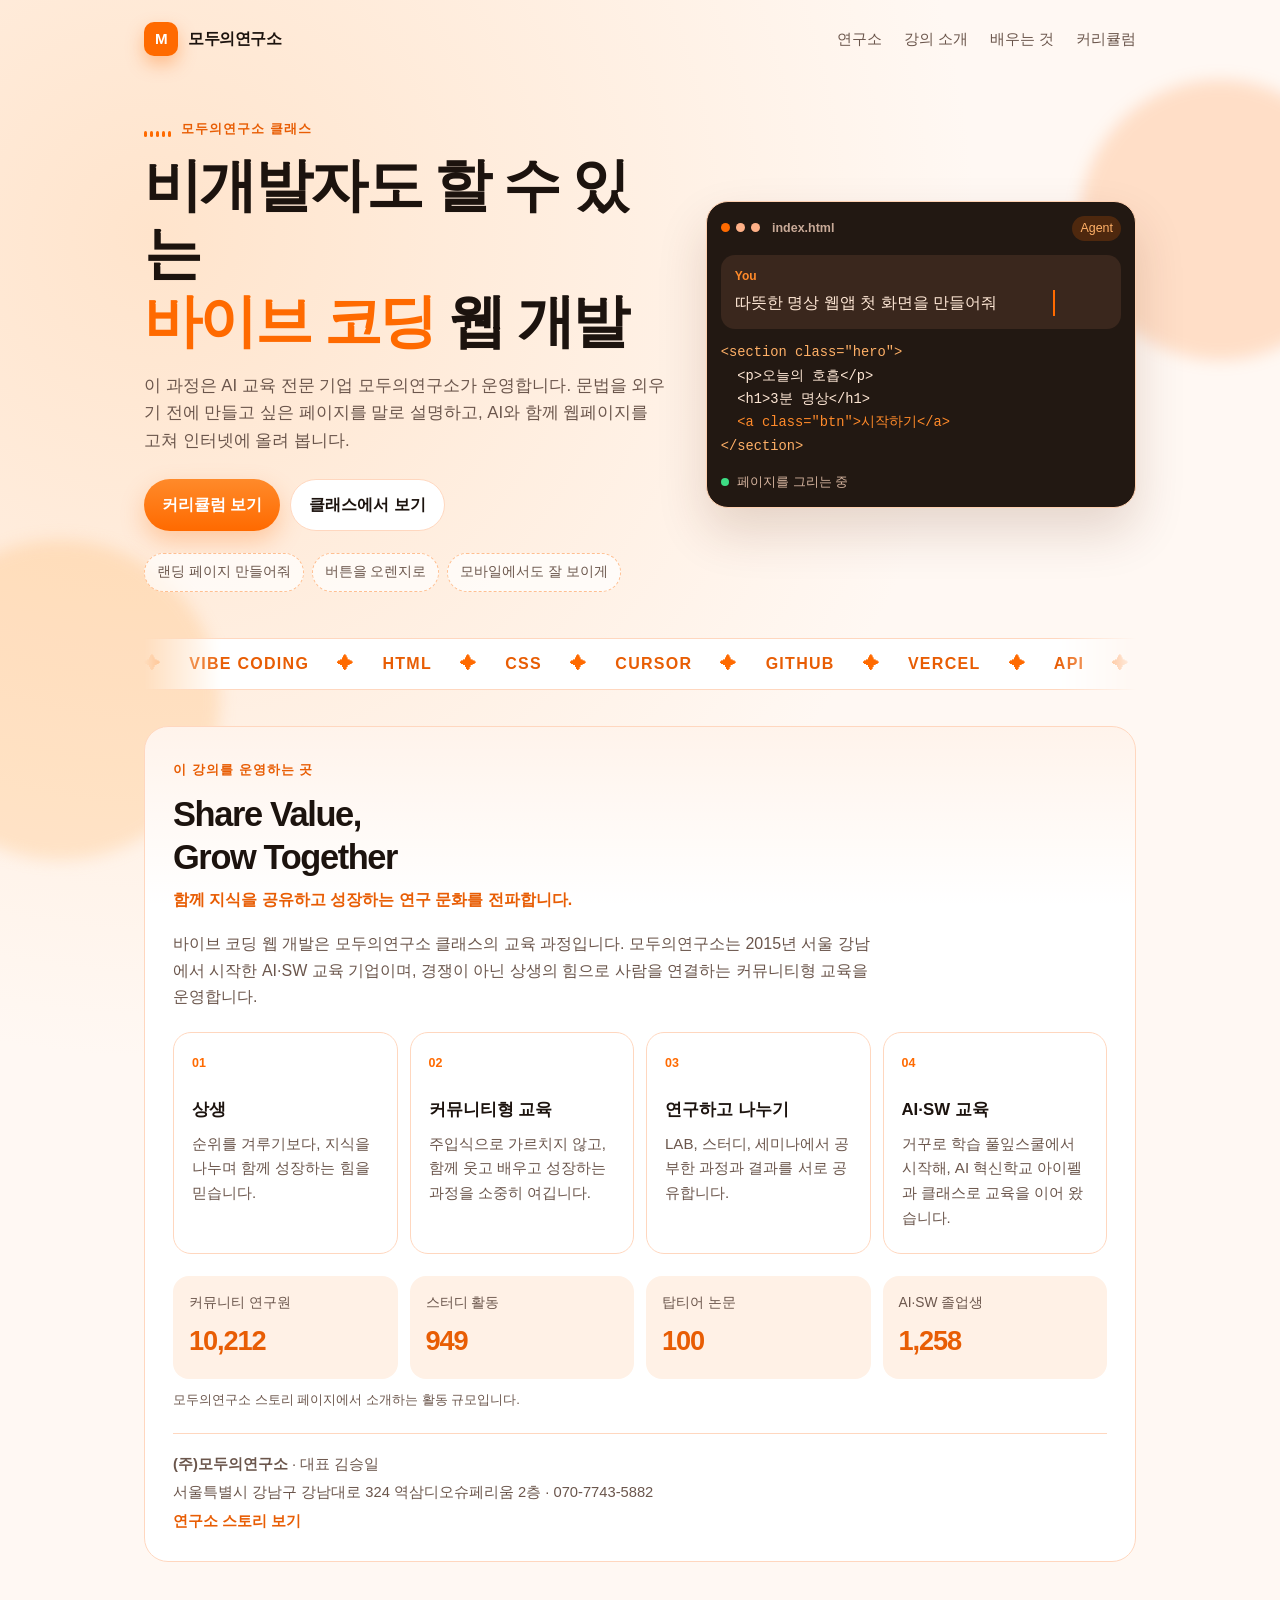
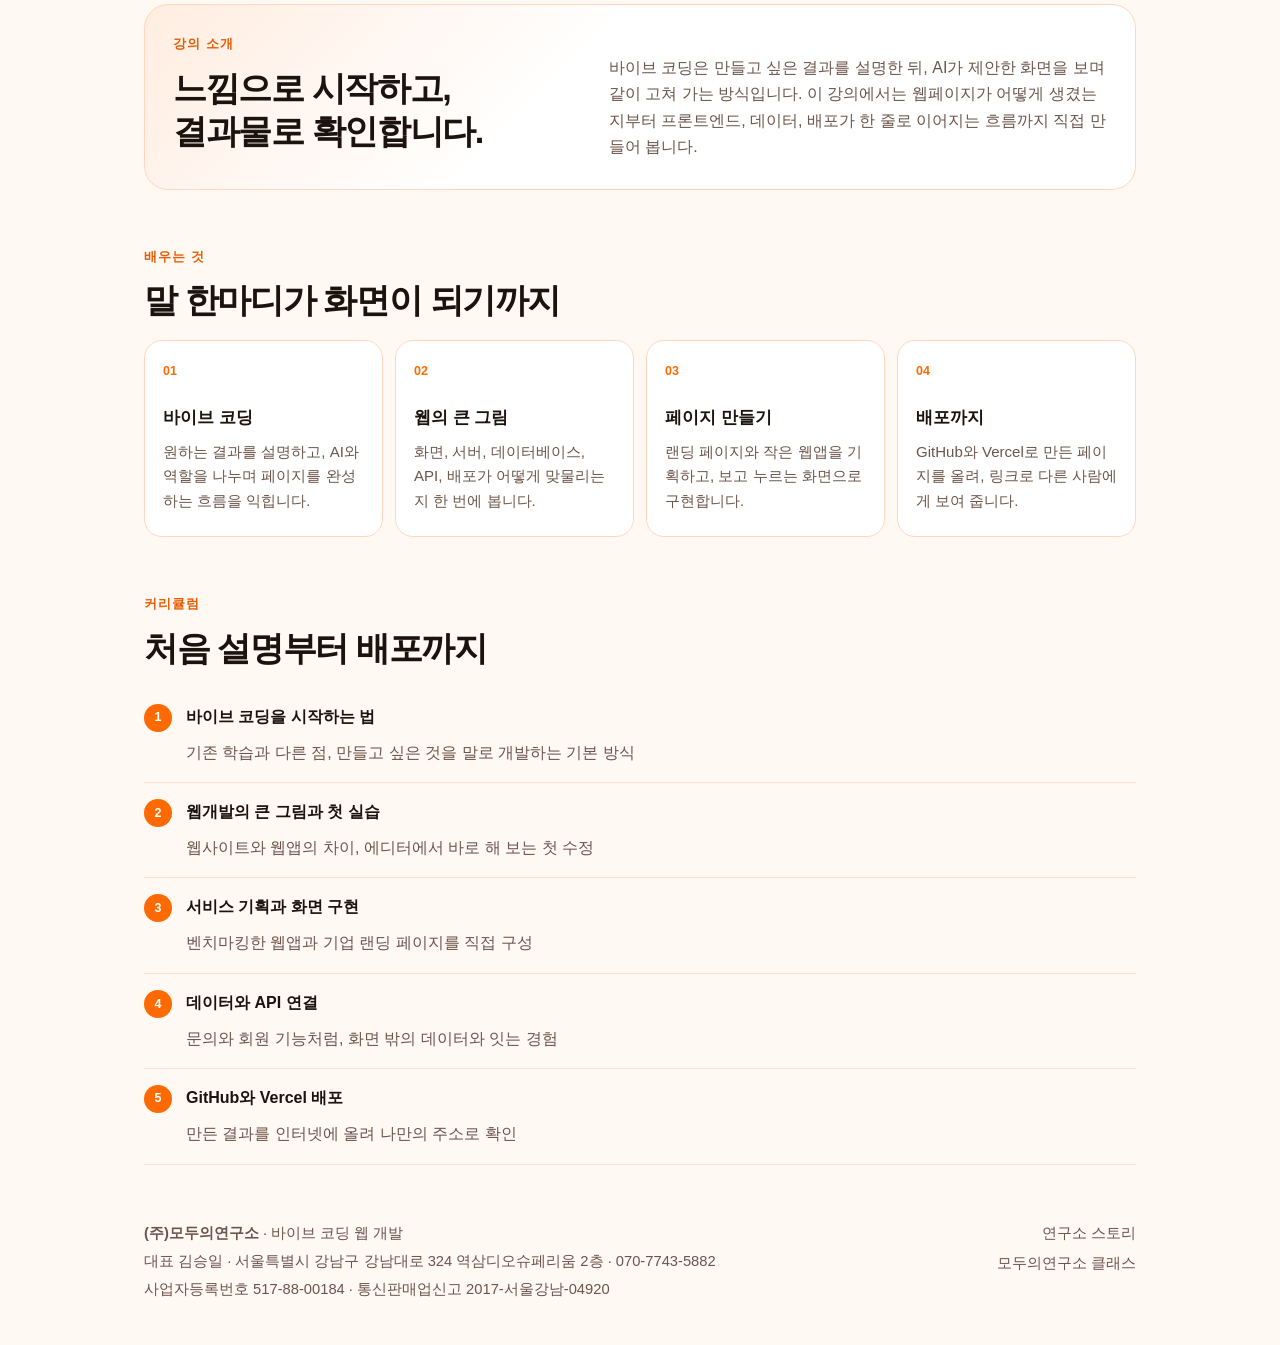
<file: index.html>
<!DOCTYPE html>
<html lang="ko">
<head>
  <meta charset="UTF-8">
  <meta name="viewport" content="width=device-width, initial-scale=1.0">
  <title>바이브 코딩 웹 개발 | 모두의연구소</title>
  <link rel="stylesheet" href="style.css">
</head>
<body>
  <div class="orb orb-a" aria-hidden="true"></div>
  <div class="orb orb-b" aria-hidden="true"></div>

  <header class="site-header">
    <a class="logo" href="#top">
      <span class="mark" aria-hidden="true">M</span>
      모두의연구소
    </a>
    <nav>
      <a href="#institute">연구소</a>
      <a href="#about">강의 소개</a>
      <a href="#learn">배우는 것</a>
      <a href="#curriculum">커리큘럼</a>
    </nav>
  </header>

  <main id="top">
    <section class="hero">
      <div class="hero-copy">
        <p class="eyebrow">
          <span class="wave" aria-hidden="true">
            <i></i><i></i><i></i><i></i><i></i>
          </span>
          모두의연구소 클래스
        </p>
        <h1>비개발자도 할 수 있는<br><em>바이브 코딩</em> 웹 개발</h1>
        <p class="lead">
          이 과정은 AI 교육 전문 기업 모두의연구소가 운영합니다.
          문법을 외우기 전에 만들고 싶은 페이지를 말로 설명하고,
          AI와 함께 웹페이지를 고쳐 인터넷에 올려 봅니다.
        </p>
        <div class="actions">
          <a class="btn btn-primary" href="#curriculum">커리큘럼 보기</a>
          <a class="btn btn-ghost" href="https://class.modulabs.co.kr/classes/18" target="_blank" rel="noopener noreferrer">클래스에서 보기</a>
        </div>
        <ul class="chips">
          <li>랜딩 페이지 만들어줘</li>
          <li>버튼을 오렌지로</li>
          <li>모바일에서도 잘 보이게</li>
        </ul>
      </div>

      <div class="editor" aria-hidden="true">
        <div class="editor-top">
          <span></span><span></span><span></span>
          <strong>index.html</strong>
          <em>Agent</em>
        </div>
        <div class="prompt">
          <b>You</b>
          <p>따뜻한 명상 웹앱 첫 화면을 만들어줘</p>
        </div>
        <pre class="code"><code><span>&lt;section class="hero"&gt;</span><span>  &lt;p&gt;오늘의 호흡&lt;/p&gt;</span><span>  &lt;h1&gt;3분 명상&lt;/h1&gt;</span><span>  &lt;a class="btn"&gt;시작하기&lt;/a&gt;</span><span>&lt;/section&gt;</span></code></pre>
        <div class="editor-foot">
          <span class="dot"></span>
          페이지를 그리는 중
        </div>
      </div>
    </section>

    <div class="marquee" aria-hidden="true">
      <div class="marquee-track">
        <span>Vibe Coding</span><span>HTML</span><span>CSS</span><span>Cursor</span><span>GitHub</span><span>Vercel</span><span>API</span>
        <span>Vibe Coding</span><span>HTML</span><span>CSS</span><span>Cursor</span><span>GitHub</span><span>Vercel</span><span>API</span>
      </div>
    </div>

    <section id="institute" class="institute">
      <div class="institute-head">
        <p class="eyebrow">이 강의를 운영하는 곳</p>
        <h2>Share Value,<br>Grow Together</h2>
        <p class="motto-ko">함께 지식을 공유하고 성장하는 연구 문화를 전파합니다.</p>
      </div>
      <p class="institute-lead">
        바이브 코딩 웹 개발은 모두의연구소 클래스의 교육 과정입니다.
        모두의연구소는 2015년 서울 강남에서 시작한 AI·SW 교육 기업이며,
        경쟁이 아닌 상생의 힘으로 사람을 연결하는 커뮤니티형 교육을 운영합니다.
      </p>
      <div class="cards">
        <article>
          <span>01</span>
          <h3>상생</h3>
          <p>순위를 겨루기보다, 지식을 나누며 함께 성장하는 힘을 믿습니다.</p>
        </article>
        <article>
          <span>02</span>
          <h3>커뮤니티형 교육</h3>
          <p>주입식으로 가르치지 않고, 함께 웃고 배우고 성장하는 과정을 소중히 여깁니다.</p>
        </article>
        <article>
          <span>03</span>
          <h3>연구하고 나누기</h3>
          <p>LAB, 스터디, 세미나에서 공부한 과정과 결과를 서로 공유합니다.</p>
        </article>
        <article>
          <span>04</span>
          <h3>AI·SW 교육</h3>
          <p>거꾸로 학습 풀잎스쿨에서 시작해, AI 혁신학교 아이펠과 클래스로 교육을 이어 왔습니다.</p>
        </article>
      </div>
      <dl class="stats">
        <div>
          <dt>커뮤니티 연구원</dt>
          <dd>10,212</dd>
        </div>
        <div>
          <dt>스터디 활동</dt>
          <dd>949</dd>
        </div>
        <div>
          <dt>탑티어 논문</dt>
          <dd>100</dd>
        </div>
        <div>
          <dt>AI·SW 졸업생</dt>
          <dd>1,258</dd>
        </div>
      </dl>
      <p class="stats-note">모두의연구소 스토리 페이지에서 소개하는 활동 규모입니다.</p>
      <div class="company">
        <p><strong>(주)모두의연구소</strong> · 대표 김승일</p>
        <p>서울특별시 강남구 강남대로 324 역삼디오슈페리움 2층 · 070-7743-5882</p>
        <a href="https://modulabs.co.kr/modulabs-story" target="_blank" rel="noopener noreferrer">연구소 스토리 보기</a>
      </div>
    </section>

    <section id="about" class="about">
      <div>
        <p class="eyebrow">강의 소개</p>
        <h2>느낌으로 시작하고,<br>결과물로 확인합니다.</h2>
      </div>
      <p>
        바이브 코딩은 만들고 싶은 결과를 설명한 뒤, AI가 제안한 화면을 보며
        같이 고쳐 가는 방식입니다. 이 강의에서는 웹페이지가 어떻게 생겼는지부터
        프론트엔드, 데이터, 배포가 한 줄로 이어지는 흐름까지 직접 만들어 봅니다.
      </p>
    </section>

    <section id="learn">
      <p class="eyebrow">배우는 것</p>
      <h2>말 한마디가 화면이 되기까지</h2>
      <div class="cards">
        <article>
          <span>01</span>
          <h3>바이브 코딩</h3>
          <p>원하는 결과를 설명하고, AI와 역할을 나누며 페이지를 완성하는 흐름을 익힙니다.</p>
        </article>
        <article>
          <span>02</span>
          <h3>웹의 큰 그림</h3>
          <p>화면, 서버, 데이터베이스, API, 배포가 어떻게 맞물리는지 한 번에 봅니다.</p>
        </article>
        <article>
          <span>03</span>
          <h3>페이지 만들기</h3>
          <p>랜딩 페이지와 작은 웹앱을 기획하고, 보고 누르는 화면으로 구현합니다.</p>
        </article>
        <article>
          <span>04</span>
          <h3>배포까지</h3>
          <p>GitHub와 Vercel로 만든 페이지를 올려, 링크로 다른 사람에게 보여 줍니다.</p>
        </article>
      </div>
    </section>

    <section id="curriculum" class="curriculum">
      <p class="eyebrow">커리큘럼</p>
      <h2>처음 설명부터 배포까지</h2>
      <ol>
        <li>
          <strong>바이브 코딩을 시작하는 법</strong>
          <span>기존 학습과 다른 점, 만들고 싶은 것을 말로 개발하는 기본 방식</span>
        </li>
        <li>
          <strong>웹개발의 큰 그림과 첫 실습</strong>
          <span>웹사이트와 웹앱의 차이, 에디터에서 바로 해 보는 첫 수정</span>
        </li>
        <li>
          <strong>서비스 기획과 화면 구현</strong>
          <span>벤치마킹한 웹앱과 기업 랜딩 페이지를 직접 구성</span>
        </li>
        <li>
          <strong>데이터와 API 연결</strong>
          <span>문의와 회원 기능처럼, 화면 밖의 데이터와 잇는 경험</span>
        </li>
        <li>
          <strong>GitHub와 Vercel 배포</strong>
          <span>만든 결과를 인터넷에 올려 나만의 주소로 확인</span>
        </li>
      </ol>
    </section>
  </main>

  <footer>
    <div>
      <p><strong>(주)모두의연구소</strong> · 바이브 코딩 웹 개발</p>
      <p>대표 김승일 · 서울특별시 강남구 강남대로 324 역삼디오슈페리움 2층 · 070-7743-5882</p>
      <p>사업자등록번호 517-88-00184 · 통신판매업신고 2017-서울강남-04920</p>
    </div>
    <div class="footer-links">
      <a href="https://modulabs.co.kr/modulabs-story" target="_blank" rel="noopener noreferrer">연구소 스토리</a>
      <a href="https://class.modulabs.co.kr/" target="_blank" rel="noopener noreferrer">모두의연구소 클래스</a>
    </div>
  </footer>
</body>
</html>
</file>
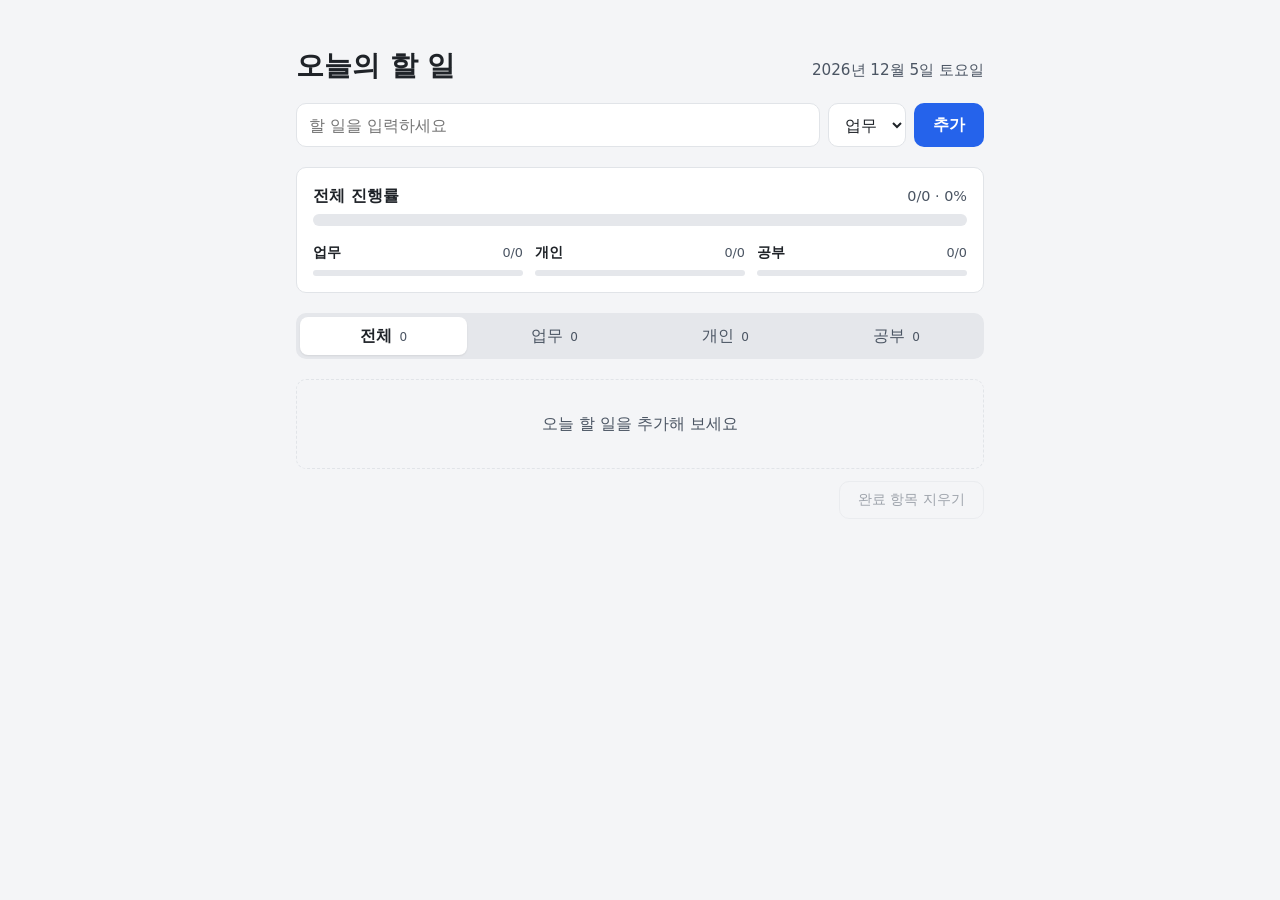
<file: todo-app/index.html>
<!DOCTYPE html>
<html lang="ko">
<head>
  <meta charset="UTF-8">
  <meta name="viewport" content="width=device-width, initial-scale=1">
  <title>오늘의 할 일</title>
  <link rel="stylesheet" href="style.css">
</head>
<body>
  <main class="app">

    <!-- localStorage를 쓸 수 없을 때만 표시 -->
    <p class="storage-notice" id="storage-notice" role="status" hidden>저장되지 않습니다. 이 창을 닫거나 새로고침하면 할 일이 사라집니다.</p>

    <!-- 1) 헤더 -->
    <header class="app-header">
      <h1 class="app-title">오늘의 할 일</h1>
      <!-- 날짜는 이후 단계에서 JS로 채움 (지금은 정적 표시) -->
      <time class="app-date" id="today-date" datetime="2026-10-06">2026년 10월 6일 화요일</time>
    </header>

    <!-- 2) 입력 줄 -->
    <form class="todo-form" id="todo-form" autocomplete="off">
      <label class="sr-only" for="todo-input">할 일 내용</label>
      <input
        class="todo-input"
        id="todo-input"
        type="text"
        maxlength="100"
        placeholder="할 일을 입력하세요"
        aria-describedby="input-error"
      >

      <label class="sr-only" for="todo-category">카테고리</label>
      <select class="todo-category" id="todo-category">
        <option value="work">업무</option>
        <option value="personal">개인</option>
        <option value="study">공부</option>
      </select>

      <button class="btn btn-primary" id="add-btn" type="submit" aria-label="할 일 추가">추가</button>

      <!-- 빈 입력으로 추가를 시도했을 때만 표시 -->
      <p class="form-error" id="input-error" role="alert" hidden>할 일 내용을 입력해 주세요.</p>
    </form>

    <!-- 3) 진행률 영역 -->
    <section class="progress" aria-labelledby="progress-heading">
      <h2 class="sr-only" id="progress-heading">진행률</h2>

      <div class="progress-total">
        <div class="progress-head">
          <span class="progress-label">전체 진행률</span>
          <span class="progress-value" id="progress-total-text">0/0 · 0%</span>
        </div>
        <div class="bar bar-lg" role="progressbar" aria-label="전체 진행률" aria-valuemin="0" aria-valuemax="100" aria-valuenow="0">
          <div class="bar-fill" id="progress-total-bar" style="width: 0%"></div>
        </div>
      </div>

      <ul class="progress-categories">
        <li class="progress-cat" data-category="work">
          <div class="progress-head">
            <span class="progress-label">업무</span>
            <span class="progress-value" id="progress-work-text">0/0</span>
          </div>
          <div class="bar bar-sm" role="progressbar" aria-label="업무 진행률" aria-valuemin="0" aria-valuemax="100" aria-valuenow="0">
            <div class="bar-fill" id="progress-work-bar" style="width: 0%"></div>
          </div>
        </li>
        <li class="progress-cat" data-category="personal">
          <div class="progress-head">
            <span class="progress-label">개인</span>
            <span class="progress-value" id="progress-personal-text">0/0</span>
          </div>
          <div class="bar bar-sm" role="progressbar" aria-label="개인 진행률" aria-valuemin="0" aria-valuemax="100" aria-valuenow="0">
            <div class="bar-fill" id="progress-personal-bar" style="width: 0%"></div>
          </div>
        </li>
        <li class="progress-cat" data-category="study">
          <div class="progress-head">
            <span class="progress-label">공부</span>
            <span class="progress-value" id="progress-study-text">0/0</span>
          </div>
          <div class="bar bar-sm" role="progressbar" aria-label="공부 진행률" aria-valuemin="0" aria-valuemax="100" aria-valuenow="0">
            <div class="bar-fill" id="progress-study-bar" style="width: 0%"></div>
          </div>
        </li>
      </ul>

      <!-- 전체 100% 달성 시에만 표시 -->
      <p class="progress-complete" id="progress-complete" role="status" hidden>오늘 할 일을 모두 끝냈어요!</p>
    </section>

    <!-- 4) 필터 탭 -->
    <nav class="filters" aria-label="카테고리 필터">
      <!-- 숫자는 미완료 개수 (JS가 채움) -->
      <button class="filter-tab is-active" type="button" data-filter="all" aria-pressed="true" aria-label="전체 보기">전체 <span class="filter-count">0</span></button>
      <button class="filter-tab" type="button" data-filter="work" aria-pressed="false" aria-label="업무 보기">업무 <span class="filter-count">0</span></button>
      <button class="filter-tab" type="button" data-filter="personal" aria-pressed="false" aria-label="개인 보기">개인 <span class="filter-count">0</span></button>
      <button class="filter-tab" type="button" data-filter="study" aria-pressed="false" aria-label="공부 보기">공부 <span class="filter-count">0</span></button>
    </nav>

    <!-- 5) 할 일 목록 -->
    <section class="list-section" aria-labelledby="list-heading">
      <h2 class="sr-only" id="list-heading">할 일 목록</h2>

      <ul class="todo-list" id="todo-list"></ul>
      <p class="empty-message" id="empty-message">오늘 할 일을 추가해 보세요</p>

      <div class="list-footer">
        <button class="btn btn-ghost" id="clear-done-btn" type="button" aria-label="완료 항목 지우기">완료 항목 지우기</button>
      </div>
    </section>

  </main>

  <script src="app.js"></script>
</body>
</html>
</file>
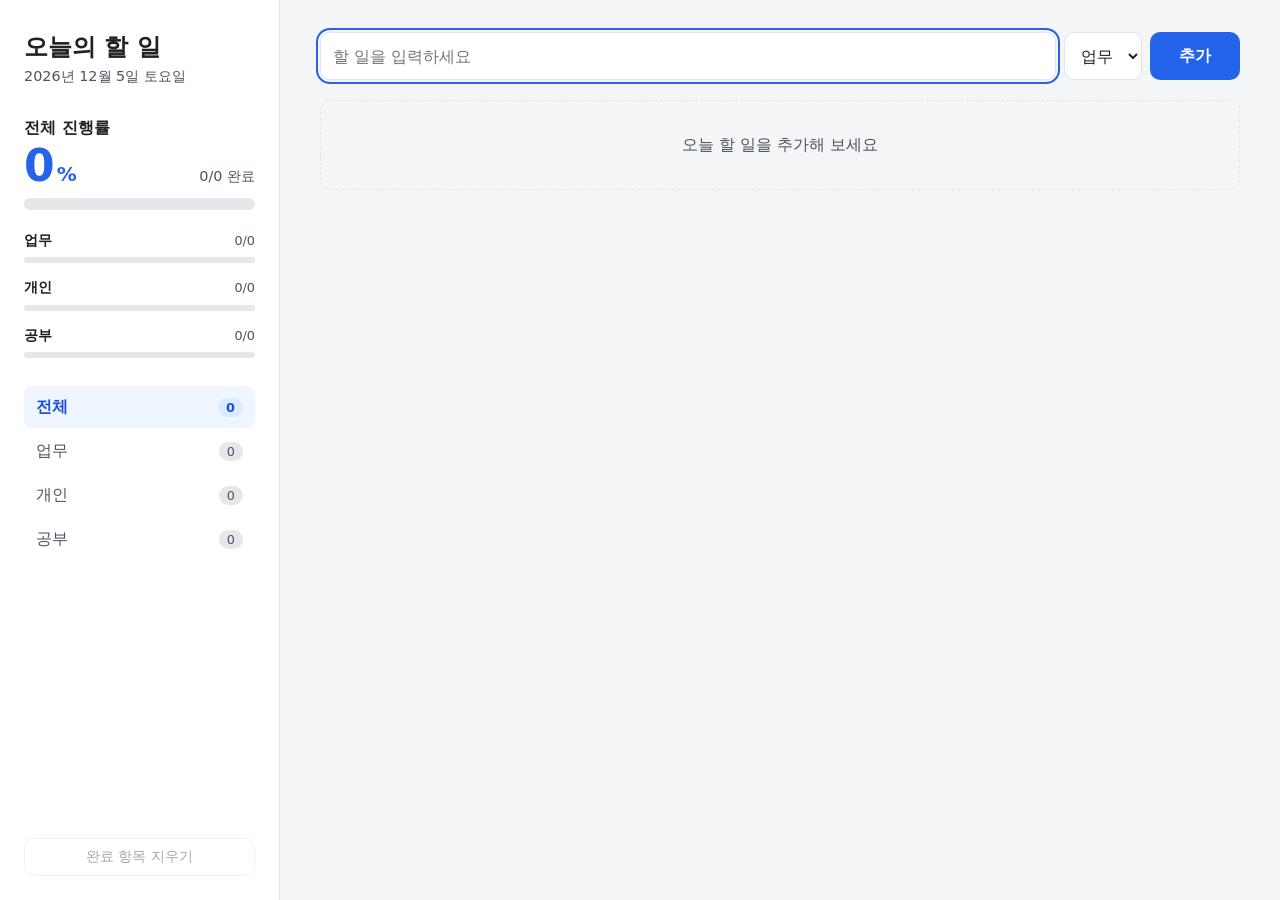
<file: todo-app/web_version/index.html>
<!DOCTYPE html>
<html lang="ko">
<head>
  <meta charset="UTF-8">
  <meta name="viewport" content="width=device-width, initial-scale=1">
  <title>오늘의 할 일</title>
  <link rel="stylesheet" href="style.css">
</head>
<body>
  <!--
    화면 폭에 따라 배치가 바뀐다 (style.css 참고).
    - 1024px 이상: 왼쪽 사이드바 + 오른쪽 메인 2단
    - 768~1023px: 사이드바 내용이 위쪽 가로 영역으로
    - 767px 이하: 모바일 한 줄 레이아웃 (기존 todo-app과 같은 순서)
  -->
  <div class="app">

    <!-- 사이드바: 제목·날짜, 진행률, 필터, 완료 항목 지우기 -->
    <aside class="sidebar" aria-label="진행률과 필터">

      <!-- 1) 헤더 -->
      <header class="app-header">
        <h1 class="app-title">오늘의 할 일</h1>
        <!-- 날짜는 JS가 채움 -->
        <time class="app-date" id="today-date" datetime="2026-10-06">2026년 10월 6일 화요일</time>
      </header>

      <!-- 3) 진행률 영역 -->
      <section class="progress" aria-labelledby="progress-heading">
        <h2 class="sr-only" id="progress-heading">진행률</h2>

        <div class="progress-total">
          <div class="progress-head">
            <span class="progress-label">전체 진행률</span>
            <span class="progress-value" id="progress-total-text">0/0 · 0%</span>
          </div>
          <!-- 데스크톱에서만 보이는 큰 숫자 (스크린 리더는 위 문구로 충분) -->
          <div class="progress-big" aria-hidden="true">
            <span class="progress-big-number"><span id="progress-total-percent">0</span><span class="progress-big-unit">%</span></span>
            <span class="progress-big-count" id="progress-total-count">0/0 완료</span>
          </div>
          <div class="bar bar-lg" role="progressbar" aria-label="전체 진행률" aria-valuemin="0" aria-valuemax="100" aria-valuenow="0">
            <div class="bar-fill" id="progress-total-bar" style="width: 0%"></div>
          </div>
        </div>

        <ul class="progress-categories">
          <li class="progress-cat" data-category="work">
            <div class="progress-head">
              <span class="progress-label">업무</span>
              <span class="progress-value" id="progress-work-text">0/0</span>
            </div>
            <div class="bar bar-sm" role="progressbar" aria-label="업무 진행률" aria-valuemin="0" aria-valuemax="100" aria-valuenow="0">
              <div class="bar-fill" id="progress-work-bar" style="width: 0%"></div>
            </div>
          </li>
          <li class="progress-cat" data-category="personal">
            <div class="progress-head">
              <span class="progress-label">개인</span>
              <span class="progress-value" id="progress-personal-text">0/0</span>
            </div>
            <div class="bar bar-sm" role="progressbar" aria-label="개인 진행률" aria-valuemin="0" aria-valuemax="100" aria-valuenow="0">
              <div class="bar-fill" id="progress-personal-bar" style="width: 0%"></div>
            </div>
          </li>
          <li class="progress-cat" data-category="study">
            <div class="progress-head">
              <span class="progress-label">공부</span>
              <span class="progress-value" id="progress-study-text">0/0</span>
            </div>
            <div class="bar bar-sm" role="progressbar" aria-label="공부 진행률" aria-valuemin="0" aria-valuemax="100" aria-valuenow="0">
              <div class="bar-fill" id="progress-study-bar" style="width: 0%"></div>
            </div>
          </li>
        </ul>

        <!-- 전체 100% 달성 시에만 표시 -->
        <p class="progress-complete" id="progress-complete" role="status" hidden>오늘 할 일을 모두 끝냈어요!</p>
      </section>

      <!-- 4) 필터 (데스크톱에서는 세로 메뉴) -->
      <nav class="filters" aria-label="카테고리 필터">
        <!-- 숫자는 미완료 개수 (JS가 채움) -->
        <button class="filter-tab is-active" type="button" data-filter="all" aria-pressed="true" aria-label="전체 보기"><span class="filter-name">전체</span> <span class="filter-count">0</span></button>
        <button class="filter-tab" type="button" data-filter="work" aria-pressed="false" aria-label="업무 보기"><span class="filter-name">업무</span> <span class="filter-count">0</span></button>
        <button class="filter-tab" type="button" data-filter="personal" aria-pressed="false" aria-label="개인 보기"><span class="filter-name">개인</span> <span class="filter-count">0</span></button>
        <button class="filter-tab" type="button" data-filter="study" aria-pressed="false" aria-label="공부 보기"><span class="filter-name">공부</span> <span class="filter-count">0</span></button>
      </nav>

      <div class="sidebar-footer">
        <button class="btn btn-ghost" id="clear-done-btn" type="button" aria-label="완료 항목 지우기">완료 항목 지우기</button>
      </div>
    </aside>

    <!-- 메인: 입력 줄(고정) + 할 일 목록(이 영역만 스크롤) -->
    <main class="main">
      <div class="main-top">
        <div class="container">
          <!-- localStorage를 쓸 수 없을 때만 표시 -->
          <p class="storage-notice" id="storage-notice" role="status" hidden>저장되지 않습니다. 이 창을 닫거나 새로고침하면 할 일이 사라집니다.</p>

          <!-- 2) 입력 줄 -->
          <form class="todo-form" id="todo-form" autocomplete="off">
            <label class="sr-only" for="todo-input">할 일 내용</label>
            <input
              class="todo-input"
              id="todo-input"
              type="text"
              maxlength="100"
              placeholder="할 일을 입력하세요"
              aria-describedby="input-error"
            >

            <label class="sr-only" for="todo-category">카테고리</label>
            <select class="todo-category" id="todo-category">
              <option value="work">업무</option>
              <option value="personal">개인</option>
              <option value="study">공부</option>
            </select>

            <button class="btn btn-primary" id="add-btn" type="submit" aria-label="할 일 추가">추가</button>

            <!-- 빈 입력으로 추가를 시도했을 때만 표시 -->
            <p class="form-error" id="input-error" role="alert" hidden>할 일 내용을 입력해 주세요.</p>
          </form>
        </div>
      </div>

      <div class="list-scroll">
        <div class="container">
          <!-- 5) 할 일 목록 -->
          <section class="list-section" aria-labelledby="list-heading">
            <h2 class="sr-only" id="list-heading">할 일 목록</h2>

            <ul class="todo-list" id="todo-list"></ul>
            <p class="empty-message" id="empty-message">오늘 할 일을 추가해 보세요</p>
          </section>
        </div>
      </div>
    </main>

  </div>

  <script src="app.js"></script>
</body>
</html>
</file>
<file: style.css>
:root {
  --orange: #ff6a00;
  --orange-deep: #e85d04;
  --orange-soft: #fff1e6;
  --ink: #1c130e;
  --muted: #6b564c;
  --paper: #fff8f3;
  --card: #ffffff;
  --line: #ffd7bf;
}

* {
  box-sizing: border-box;
}

html {
  scroll-behavior: smooth;
}

body {
  margin: 0;
  font-family: "Segoe UI", "Malgun Gothic", sans-serif;
  color: var(--ink);
  background:
    radial-gradient(circle at 12% 8%, #ffe4cc 0, transparent 28%),
    var(--paper);
  line-height: 1.65;
  overflow-x: hidden;
}

a {
  color: inherit;
  text-decoration: none;
}

.orb {
  position: fixed;
  z-index: -1;
  border-radius: 50%;
  filter: blur(8px);
  pointer-events: none;
}

.orb-a {
  top: 80px;
  right: -80px;
  width: 280px;
  height: 280px;
  background: rgba(255, 106, 0, 0.18);
  animation: drift 9s ease-in-out infinite;
}

.orb-b {
  bottom: 40px;
  left: -100px;
  width: 320px;
  height: 320px;
  background: rgba(255, 168, 76, 0.22);
  animation: drift 11s ease-in-out infinite reverse;
}

.site-header {
  display: flex;
  justify-content: space-between;
  align-items: center;
  max-width: 1040px;
  margin: 0 auto;
  padding: 22px 24px;
}

.logo {
  display: flex;
  align-items: center;
  gap: 10px;
  font-weight: 800;
  letter-spacing: -0.03em;
}

.mark {
  display: grid;
  place-items: center;
  width: 34px;
  height: 34px;
  border-radius: 10px;
  background: var(--orange);
  color: white;
  font-size: 0.95rem;
  box-shadow: 0 8px 18px rgba(255, 106, 0, 0.35);
  animation: pop 2.8s ease-in-out infinite;
}

nav {
  display: flex;
  gap: 22px;
  color: var(--muted);
  font-size: 0.95rem;
}

nav a {
  position: relative;
}

nav a::after {
  content: "";
  position: absolute;
  left: 0;
  bottom: -4px;
  width: 100%;
  height: 2px;
  background: var(--orange);
  transform: scaleX(0);
  transform-origin: left;
  transition: transform 0.25s ease;
}

nav a:hover {
  color: var(--orange-deep);
}

nav a:hover::after {
  transform: scaleX(1);
}

main {
  max-width: 1040px;
  margin: 0 auto;
  padding: 12px 24px 48px;
}

.hero {
  display: grid;
  grid-template-columns: 1.1fr 0.9fr;
  gap: 36px;
  align-items: center;
  padding: 28px 0 18px;
}

.hero-copy {
  animation: rise 0.8s ease both;
}

.eyebrow {
  display: flex;
  align-items: center;
  gap: 10px;
  margin: 0 0 12px;
  color: var(--orange-deep);
  font-size: 0.82rem;
  font-weight: 800;
  letter-spacing: 0.08em;
}

.wave {
  display: flex;
  align-items: flex-end;
  gap: 3px;
  height: 16px;
}

.wave i {
  display: block;
  width: 3px;
  height: 6px;
  border-radius: 99px;
  background: var(--orange);
  animation: eq 0.9s ease-in-out infinite;
}

.wave i:nth-child(2) { animation-delay: 0.1s; }
.wave i:nth-child(3) { animation-delay: 0.2s; }
.wave i:nth-child(4) { animation-delay: 0.3s; }
.wave i:nth-child(5) { animation-delay: 0.15s; }

h1 {
  margin: 0;
  font-size: clamp(2.3rem, 5vw, 3.6rem);
  line-height: 1.18;
  letter-spacing: -0.045em;
}

h1 em {
  font-style: normal;
  color: var(--orange);
}

.lead {
  max-width: 36rem;
  margin: 16px 0 0;
  color: var(--muted);
  font-size: 1.05rem;
}

.actions {
  display: flex;
  flex-wrap: wrap;
  gap: 10px;
  margin-top: 24px;
}

.btn {
  display: inline-flex;
  align-items: center;
  padding: 12px 18px;
  border-radius: 999px;
  font-weight: 700;
}

.btn-primary {
  background: linear-gradient(180deg, #ff8a2a, var(--orange));
  color: white;
  box-shadow: 0 10px 24px rgba(255, 106, 0, 0.28);
  animation: glow 2.4s ease-in-out infinite;
}

.btn-primary:hover {
  background: var(--orange-deep);
}

.btn-ghost {
  border: 1px solid var(--line);
  background: white;
}

.btn-ghost:hover {
  border-color: var(--orange);
  color: var(--orange-deep);
}

.chips {
  display: flex;
  flex-wrap: wrap;
  gap: 8px;
  margin: 22px 0 0;
  padding: 0;
  list-style: none;
}

.chips li {
  padding: 7px 12px;
  border: 1px dashed #ffbf91;
  border-radius: 999px;
  background: rgba(255, 255, 255, 0.7);
  color: var(--muted);
  font-size: 0.86rem;
  animation: rise 0.7s ease both;
}

.chips li:nth-child(2) { animation-delay: 0.15s; }
.chips li:nth-child(3) { animation-delay: 0.3s; }

.editor {
  padding: 14px;
  border: 1px solid #ffd0b0;
  border-radius: 22px;
  background: #221812;
  color: #ffe8d6;
  box-shadow: 0 24px 50px rgba(92, 36, 0, 0.16);
  animation: rise 0.9s 0.15s ease both, floaty 5.5s 1s ease-in-out infinite;
}

.editor-top {
  display: flex;
  align-items: center;
  gap: 6px;
  margin-bottom: 14px;
  color: #c9aa98;
  font-size: 0.78rem;
}

.editor-top span {
  width: 9px;
  height: 9px;
  border-radius: 50%;
  background: #ffb087;
}

.editor-top span:first-child { background: #ff6a00; }
.editor-top strong { margin-left: 6px; }
.editor-top em {
  margin-left: auto;
  padding: 2px 8px;
  border-radius: 999px;
  background: rgba(255, 106, 0, 0.2);
  color: #ffb067;
  font-style: normal;
}

.prompt {
  margin-bottom: 12px;
  padding: 12px 14px;
  border-radius: 14px;
  background: #3a271d;
}

.prompt b {
  display: block;
  margin-bottom: 4px;
  color: #ff8a2a;
  font-size: 0.75rem;
}

.prompt p {
  margin: 0;
  overflow: hidden;
  white-space: nowrap;
  width: 0;
  border-right: 2px solid var(--orange);
  animation: typing 2.8s steps(20) 0.4s forwards, caret 0.7s step-end infinite;
}

.code {
  margin: 0;
  font-family: Consolas, "Cascadia Mono", monospace;
  font-size: 0.86rem;
  line-height: 1.7;
}

.code span {
  display: block;
  opacity: 0;
  transform: translateY(6px);
  animation: line-in 0.45s ease forwards;
}

.code span:nth-child(1) { animation-delay: 3.1s; color: #ffb067; }
.code span:nth-child(2) { animation-delay: 3.45s; }
.code span:nth-child(3) { animation-delay: 3.8s; }
.code span:nth-child(4) { animation-delay: 4.15s; color: #ff8a2a; }
.code span:nth-child(5) { animation-delay: 4.5s; color: #ffb067; }

.editor-foot {
  display: flex;
  align-items: center;
  gap: 8px;
  margin-top: 14px;
  color: #d7b5a0;
  font-size: 0.8rem;
}

.dot {
  width: 8px;
  height: 8px;
  border-radius: 50%;
  background: #3ddc84;
  animation: blink 1.2s ease-in-out infinite;
}

.marquee {
  margin: 28px 0 10px;
  overflow: hidden;
  border-block: 1px solid var(--line);
  background: white;
  mask-image: linear-gradient(90deg, transparent, #000 8%, #000 92%, transparent);
}

.marquee-track {
  display: flex;
  gap: 28px;
  width: max-content;
  padding: 12px 0;
  color: var(--orange-deep);
  font-weight: 800;
  letter-spacing: 0.08em;
  text-transform: uppercase;
  animation: ticker 18s linear infinite;
}

.marquee-track span::before {
  content: "✦";
  margin-right: 28px;
  color: var(--orange);
}

h2 {
  margin: 0 0 8px;
  font-size: clamp(1.6rem, 3vw, 2.15rem);
  letter-spacing: -0.04em;
  line-height: 1.25;
}

.institute {
  margin-top: 36px;
  padding: 32px 28px 28px;
  border: 1px solid var(--line);
  border-radius: 24px;
  background:
    linear-gradient(180deg, rgba(255, 106, 0, 0.08), transparent 180px),
    white;
}

.motto-ko {
  margin: 8px 0 0;
  color: var(--orange-deep);
  font-weight: 700;
}

.institute-lead {
  max-width: 44rem;
  margin: 18px 0 0;
  color: var(--muted);
}

.institute .cards {
  margin-top: 22px;
}

.stats {
  display: grid;
  grid-template-columns: repeat(4, 1fr);
  gap: 12px;
  margin: 22px 0 0;
}

.stats div {
  padding: 16px;
  border-radius: 16px;
  background: var(--orange-soft);
  animation: rise 0.7s ease both;
}

.stats dt {
  color: var(--muted);
  font-size: 0.86rem;
}

.stats dd {
  margin: 4px 0 0;
  color: var(--orange-deep);
  font-size: 1.7rem;
  font-weight: 800;
  letter-spacing: -0.04em;
}

.stats-note {
  margin: 10px 0 0;
  color: var(--muted);
  font-size: 0.82rem;
}

.company {
  margin-top: 22px;
  padding-top: 18px;
  border-top: 1px solid var(--line);
  color: var(--muted);
  font-size: 0.92rem;
}

.company p {
  margin: 0 0 4px;
}

.company a {
  color: var(--orange-deep);
  font-weight: 700;
}

.about {
  display: grid;
  grid-template-columns: 0.9fr 1.1fr;
  gap: 28px;
  align-items: end;
  margin-top: 42px;
  padding: 28px;
  border-radius: 24px;
  background:
    linear-gradient(135deg, rgba(255, 106, 0, 0.12), transparent 42%),
    white;
  border: 1px solid var(--line);
}

.about p:last-child {
  margin: 0;
  color: var(--muted);
}

#learn {
  padding-top: 56px;
}

.cards {
  display: grid;
  grid-template-columns: repeat(4, 1fr);
  gap: 12px;
  margin-top: 18px;
}

article {
  padding: 20px 18px 22px;
  border: 1px solid var(--line);
  border-radius: 18px;
  background: var(--card);
  animation: rise 0.7s ease both;
  transition: transform 0.25s ease, box-shadow 0.25s ease, border-color 0.25s ease;
}

article:nth-child(2) { animation-delay: 0.08s; }
article:nth-child(3) { animation-delay: 0.16s; }
article:nth-child(4) { animation-delay: 0.24s; }

article:hover {
  transform: translateY(-6px);
  border-color: #ffb27a;
  box-shadow: 0 16px 30px rgba(255, 106, 0, 0.12);
}

article span {
  display: block;
  margin-bottom: 22px;
  color: var(--orange);
  font-size: 0.78rem;
  font-weight: 800;
}

article h3 {
  margin: 0 0 8px;
  font-size: 1.05rem;
}

article p {
  margin: 0;
  color: var(--muted);
  font-size: 0.94rem;
}

.curriculum {
  margin-top: 56px;
}

ol {
  margin: 18px 0 0;
  padding: 0;
  list-style: none;
}

ol li {
  display: grid;
  grid-template-columns: 28px 1fr;
  gap: 8px 14px;
  padding: 16px 0;
  border-bottom: 1px solid #ffe0cc;
  animation: rise 0.6s ease both;
}

ol li::before {
  content: counter(item);
  counter-increment: item;
  display: grid;
  place-items: center;
  width: 28px;
  height: 28px;
  border-radius: 50%;
  background: var(--orange);
  color: white;
  font-size: 0.78rem;
  font-weight: 800;
}

ol {
  counter-reset: item;
}

ol li strong,
ol li span {
  grid-column: 2;
}

ol li span {
  color: var(--muted);
}

ol li:nth-child(2) { animation-delay: 0.06s; }
ol li:nth-child(3) { animation-delay: 0.12s; }
ol li:nth-child(4) { animation-delay: 0.18s; }
ol li:nth-child(5) { animation-delay: 0.24s; }

footer {
  display: flex;
  justify-content: space-between;
  gap: 18px;
  max-width: 1040px;
  margin: 0 auto;
  padding: 8px 24px 40px;
  color: var(--muted);
  font-size: 0.92rem;
}

footer p {
  margin: 0 0 4px;
}

.footer-links {
  display: flex;
  flex-direction: column;
  gap: 6px;
  align-items: flex-end;
}

footer a:hover {
  color: var(--orange-deep);
}

@keyframes rise {
  from { opacity: 0; transform: translateY(16px); }
  to { opacity: 1; transform: translateY(0); }
}

@keyframes drift {
  0%, 100% { transform: translateY(0); }
  50% { transform: translateY(24px); }
}

@keyframes floaty {
  0%, 100% { transform: translateY(0); }
  50% { transform: translateY(-8px); }
}

@keyframes pop {
  0%, 100% { transform: scale(1); }
  50% { transform: scale(1.06); }
}

@keyframes eq {
  0%, 100% { height: 5px; }
  50% { height: 16px; }
}

@keyframes glow {
  0%, 100% { box-shadow: 0 10px 24px rgba(255, 106, 0, 0.28); }
  50% { box-shadow: 0 10px 28px rgba(255, 106, 0, 0.5); }
}

@keyframes typing {
  to { width: 20em; }
}

@keyframes caret {
  50% { border-color: transparent; }
}

@keyframes line-in {
  to { opacity: 1; transform: translateY(0); }
}

@keyframes blink {
  0%, 100% { opacity: 1; }
  50% { opacity: 0.25; }
}

@keyframes ticker {
  from { transform: translateX(0); }
  to { transform: translateX(-50%); }
}

@media (max-width: 860px) {
  .hero,
  .about,
  .cards {
    grid-template-columns: 1fr;
  }

  .stats {
    grid-template-columns: 1fr 1fr;
  }

  .footer-links {
    align-items: flex-start;
  }

  .site-header,
  footer {
    align-items: flex-start;
    flex-direction: column;
  }

  nav {
    gap: 14px;
  }
}

@media (prefers-reduced-motion: reduce) {
  *,
  *::before,
  *::after {
    animation: none !important;
    transition: none !important;
  }

  .prompt p {
    width: auto;
    border-right: 0;
  }

  .code span,
  .chips li,
  article,
  ol li,
  .hero-copy,
  .editor {
    opacity: 1;
    transform: none;
  }
}
</file>
<file: todo-app/style.css>
/* ===== 기본 설정 ===== */
:root {
  --bg: #f4f5f7;
  --surface: #ffffff;
  --border: #e1e4e8;
  --text: #1f2328;
  --text-muted: #4b5563;
  --primary: #2563eb;
  --primary-hover: #1d4ed8;
  --track: #e5e7eb;

  /* 카테고리 색 */
  --work: #2563eb;
  --work-bg: #dbeafe;
  --work-text: #1e40af;
  --personal: #16a34a;
  --personal-bg: #dcfce7;
  --personal-text: #166534;
  --study: #9333ea;
  --study-bg: #f3e8ff;
  --study-text: #6b21a8;

  --radius: 10px;
  --gap: 12px;
}

*,
*::before,
*::after {
  box-sizing: border-box;
}

html {
  -webkit-text-size-adjust: 100%;
}

body {
  margin: 0;
  background: var(--bg);
  color: var(--text);
  font-family: "Malgun Gothic", "맑은 고딕", "Apple SD Gothic Neo", system-ui, -apple-system, "Segoe UI", sans-serif;
  font-size: 16px;
  line-height: 1.5;
}

button,
input,
select {
  font: inherit;
  color: inherit;
}

ul {
  list-style: none;
  margin: 0;
  padding: 0;
}

:focus-visible {
  outline: 2px solid var(--primary);
  outline-offset: 2px;
}

[hidden] {
  display: none !important;
}

/* 화면에는 숨기고 스크린 리더에만 노출 */
.sr-only {
  position: absolute;
  width: 1px;
  height: 1px;
  margin: -1px;
  padding: 0;
  overflow: hidden;
  clip: rect(0, 0, 0, 0);
  white-space: nowrap;
  border: 0;
}

/* ===== 레이아웃 ===== */
.app {
  width: 100%;
  max-width: 720px;
  margin: 0 auto;
  padding: 24px 16px 48px;
  display: flex;
  flex-direction: column;
  gap: 20px;
}

/* ===== 1) 헤더 ===== */
.app-header {
  display: flex;
  flex-wrap: wrap;
  align-items: baseline;
  justify-content: space-between;
  gap: 4px 12px;
}

.app-title {
  margin: 0;
  font-size: 1.75rem;
  line-height: 1.25;
}

.app-date {
  color: var(--text-muted);
  font-size: 0.95rem;
}

/* ===== 2) 입력 줄 ===== */
.todo-form {
  display: flex;
  flex-wrap: wrap;
  gap: 8px;
}

.todo-input,
.todo-category {
  height: 44px;
  padding: 0 12px;
  background: var(--surface);
  border: 1px solid var(--border);
  border-radius: var(--radius);
}

.todo-input {
  flex: 1 1 240px;
  min-width: 0;
}

.todo-category {
  flex: 0 0 auto;
}

/* 빈 입력으로 추가를 시도했을 때 */
.todo-input.is-invalid {
  border-color: #dc2626;
  box-shadow: 0 0 0 3px rgba(220, 38, 38, 0.2);
  outline-color: #dc2626;
}

/* 색만으로 알리지 않도록 오류 문구를 함께 표시 */
.form-error {
  flex: 1 1 100%;
  margin: 0;
  color: #b91c1c;
  font-size: 0.85rem;
}

.form-error::before {
  content: "⚠ ";
}

/* ===== 저장 불가 안내 ===== */
.storage-notice {
  margin: 0;
  padding: 10px 12px;
  background: #fef3c7;
  border: 1px solid #f59e0b;
  border-radius: var(--radius);
  color: #92400e;
  font-size: 0.9rem;
}

/* ===== 버튼 ===== */
.btn {
  height: 44px;
  padding: 0 18px;
  border: 1px solid transparent;
  border-radius: var(--radius);
  cursor: pointer;
  white-space: nowrap;
}

.btn-primary {
  background: var(--primary);
  color: #fff;
  font-weight: 600;
}

.btn-primary:hover {
  background: var(--primary-hover);
}

.btn-ghost {
  background: transparent;
  border-color: var(--border);
  color: var(--text-muted);
  font-size: 0.9rem;
  height: 38px;
}

.btn-ghost:hover {
  background: var(--surface);
  color: var(--text);
}

.btn-icon {
  flex: 0 0 auto;
  width: 36px;
  height: 36px;
  padding: 0;
  background: transparent;
  border: 0;
  border-radius: 8px;
  color: var(--text-muted);
  font-size: 1.25rem;
  line-height: 1;
  cursor: pointer;
}

.btn-icon:hover {
  background: var(--track);
  color: var(--text);
}

.btn-icon.todo-delete:hover {
  background: #fee2e2;
  color: #b91c1c;
}

.btn:disabled {
  opacity: 0.5;
  cursor: not-allowed;
}

.btn-ghost:disabled:hover {
  background: transparent;
  color: var(--text-muted);
}

/* ===== 3) 진행률 ===== */
.progress {
  padding: 16px;
  background: var(--surface);
  border: 1px solid var(--border);
  border-radius: var(--radius);
  display: flex;
  flex-direction: column;
  gap: 16px;
}

.progress-head {
  display: flex;
  justify-content: space-between;
  align-items: baseline;
  gap: 8px;
  margin-bottom: 6px;
}

.progress-label {
  font-weight: 600;
}

.progress-value {
  color: var(--text-muted);
  font-size: 0.9rem;
  font-variant-numeric: tabular-nums;
  white-space: nowrap;
}

.bar {
  width: 100%;
  background: var(--track);
  border-radius: 999px;
  overflow: hidden;
}

.bar-lg {
  height: 12px;
}

.bar-sm {
  height: 6px;
}

.bar-fill {
  height: 100%;
  background: var(--primary);
  border-radius: inherit;
  transition: width 0.3s ease;
}

.progress-complete {
  margin: 0;
  padding: 8px 12px;
  background: var(--personal-bg);
  border-radius: 8px;
  color: var(--personal-text);
  font-weight: 600;
  text-align: center;
}

.progress-categories {
  display: grid;
  grid-template-columns: repeat(3, minmax(0, 1fr));
  gap: var(--gap);
}

.progress-cat .progress-label {
  font-size: 0.9rem;
}

.progress-cat .progress-value {
  font-size: 0.8rem;
}

.progress-cat[data-category="work"] .bar-fill {
  background: var(--work);
}

.progress-cat[data-category="personal"] .bar-fill {
  background: var(--personal);
}

.progress-cat[data-category="study"] .bar-fill {
  background: var(--study);
}

/* ===== 4) 필터 탭 ===== */
.filters {
  display: grid;
  grid-template-columns: repeat(4, minmax(0, 1fr));
  gap: 4px;
  padding: 4px;
  background: var(--track);
  border-radius: var(--radius);
}

.filter-tab {
  height: 38px;
  padding: 0 8px;
  background: transparent;
  border: 0;
  border-radius: 8px;
  color: var(--text-muted);
  cursor: pointer;
}

.filter-count {
  margin-left: 2px;
  font-size: 0.75rem;
  font-weight: 400;
  color: var(--text-muted);
  font-variant-numeric: tabular-nums;
}

.filter-tab:hover {
  color: var(--text);
}

.filter-tab.is-active {
  background: var(--surface);
  color: var(--text);
  font-weight: 600;
  box-shadow: 0 1px 2px rgba(0, 0, 0, 0.08);
}

/* ===== 5) 할 일 목록 ===== */
.todo-list {
  display: flex;
  flex-direction: column;
  gap: 8px;
}

.todo-item {
  display: flex;
  align-items: center;
  gap: 10px;
  padding: 10px 12px;
  background: var(--surface);
  border: 1px solid var(--border);
  border-radius: var(--radius);
}

.todo-check {
  flex: 0 0 auto;
  width: 20px;
  height: 20px;
  margin: 0;
  accent-color: var(--primary);
  cursor: pointer;
}

.todo-text {
  flex: 1 1 auto;
  min-width: 0;
  overflow-wrap: anywhere;
  cursor: pointer;
}

.todo-item.is-done .todo-text {
  color: var(--text-muted);
  text-decoration: line-through;
}

.todo-item.is-done .badge {
  opacity: 0.6;
}

/* 수정 모드: 좁은 화면에서는 입력창이 한 줄, 나머지가 아래 줄 */
.todo-item.is-editing {
  border-color: var(--primary);
}

.todo-edit-form {
  flex: 1 1 auto;
  min-width: 0;
  display: flex;
  flex-wrap: wrap;
  align-items: center;
  gap: 8px;
}

.todo-edit-input {
  flex: 1 1 200px;
  height: 38px;
}

.todo-edit-category {
  height: 38px;
}

/* 카테고리 배지: 색 + 글자 함께 표시 */
.badge {
  flex: 0 0 auto;
  padding: 2px 10px;
  border-radius: 999px;
  font-size: 0.8rem;
  font-weight: 600;
  white-space: nowrap;
}

.badge-work {
  background: var(--work-bg);
  color: var(--work-text);
}

.badge-personal {
  background: var(--personal-bg);
  color: var(--personal-text);
}

.badge-study {
  background: var(--study-bg);
  color: var(--study-text);
}

.empty-message {
  margin: 0;
  padding: 32px 12px;
  border: 1px dashed var(--border);
  border-radius: var(--radius);
  color: var(--text-muted);
  text-align: center;
}

.list-footer {
  display: flex;
  justify-content: flex-end;
  margin-top: 12px;
}

/* ===== 반응형 ===== */
@media (max-width: 480px) {
  .app {
    padding: 16px 12px 32px;
    gap: 16px;
  }

  .app-title {
    font-size: 1.5rem;
  }

  /* 입력창은 한 줄 전체, 카테고리와 추가 버튼은 그 아래 줄 */
  .todo-input {
    flex-basis: 100%;
  }

  .todo-category {
    flex: 1 1 0;
    min-width: 0;
  }

  .progress {
    padding: 12px;
  }

  .progress-categories {
    gap: 8px;
  }
}

@media (min-width: 1024px) {
  .app {
    padding-top: 48px;
  }
}
</file>
<file: todo-app/web_version/style.css>
/* ===== 기본 설정 ===== */
:root {
  --bg: #f4f5f7;
  --surface: #ffffff;
  --border: #e1e4e8;
  --text: #1f2328;
  --text-muted: #4b5563;
  --primary: #2563eb;
  --primary-hover: #1d4ed8;
  --track: #e5e7eb;

  /* 카테고리 색 */
  --work: #2563eb;
  --work-bg: #dbeafe;
  --work-text: #1e40af;
  --personal: #16a34a;
  --personal-bg: #dcfce7;
  --personal-text: #166534;
  --study: #9333ea;
  --study-bg: #f3e8ff;
  --study-text: #6b21a8;

  --primary-soft: #eff6ff;

  --radius: 10px;
  --gap: 12px;
  --sidebar-width: 280px;
  --content-width: 960px;
}

*,
*::before,
*::after {
  box-sizing: border-box;
}

html {
  -webkit-text-size-adjust: 100%;
}

body {
  margin: 0;
  background: var(--bg);
  color: var(--text);
  font-family: "Malgun Gothic", "맑은 고딕", "Apple SD Gothic Neo", system-ui, -apple-system, "Segoe UI", sans-serif;
  font-size: 16px;
  line-height: 1.5;
}

button,
input,
select {
  font: inherit;
  color: inherit;
}

ul {
  list-style: none;
  margin: 0;
  padding: 0;
}

:focus-visible {
  outline: 2px solid var(--primary);
  outline-offset: 2px;
}

[hidden] {
  display: none !important;
}

/* 화면에는 숨기고 스크린 리더에만 노출 */
.sr-only {
  position: absolute;
  width: 1px;
  height: 1px;
  margin: -1px;
  padding: 0;
  overflow: hidden;
  clip: rect(0, 0, 0, 0);
  white-space: nowrap;
  border: 0;
}

/* ===== 레이아웃 (기본 = 모바일 한 줄) ===== */
/* 모바일에서는 사이드바·메인 상자를 없는 것처럼 풀어서(display: contents)
   안의 영역들을 기존 todo-app과 같은 순서로 한 줄에 쌓는다. */
.app {
  width: 100%;
  max-width: 720px;
  margin: 0 auto;
  padding: 24px 16px 48px;
  display: flex;
  flex-direction: column;
  gap: 20px;
}

.sidebar,
.main,
.main-top,
.list-scroll,
.container {
  display: contents;
}

.storage-notice { order: 0; }
.app-header     { order: 1; }
.todo-form      { order: 2; }
.progress       { order: 3; }
.filters        { order: 4; }
.list-section   { order: 5; }
.sidebar-footer { order: 6; }

/* 큰 퍼센트 숫자는 데스크톱 사이드바에서만 보인다 */
.progress-big {
  display: none;
}

/* ===== 1) 헤더 ===== */
.app-header {
  display: flex;
  flex-wrap: wrap;
  align-items: baseline;
  justify-content: space-between;
  gap: 4px 12px;
}

.app-title {
  margin: 0;
  font-size: 1.75rem;
  line-height: 1.25;
}

.app-date {
  color: var(--text-muted);
  font-size: 0.95rem;
}

/* ===== 2) 입력 줄 ===== */
.todo-form {
  display: flex;
  flex-wrap: wrap;
  gap: 8px;
}

.todo-input,
.todo-category {
  height: 44px;
  padding: 0 12px;
  background: var(--surface);
  border: 1px solid var(--border);
  border-radius: var(--radius);
}

.todo-input {
  flex: 1 1 240px;
  min-width: 0;
}

.todo-category {
  flex: 0 0 auto;
}

/* 빈 입력으로 추가를 시도했을 때 */
.todo-input.is-invalid {
  border-color: #dc2626;
  box-shadow: 0 0 0 3px rgba(220, 38, 38, 0.2);
  outline-color: #dc2626;
}

/* 색만으로 알리지 않도록 오류 문구를 함께 표시 */
.form-error {
  flex: 1 1 100%;
  margin: 0;
  color: #b91c1c;
  font-size: 0.85rem;
}

.form-error::before {
  content: "⚠ ";
}

/* ===== 저장 불가 안내 ===== */
.storage-notice {
  margin: 0;
  padding: 10px 12px;
  background: #fef3c7;
  border: 1px solid #f59e0b;
  border-radius: var(--radius);
  color: #92400e;
  font-size: 0.9rem;
}

/* ===== 버튼 ===== */
.btn {
  height: 44px;
  padding: 0 18px;
  border: 1px solid transparent;
  border-radius: var(--radius);
  cursor: pointer;
  white-space: nowrap;
}

.btn-primary {
  background: var(--primary);
  color: #fff;
  font-weight: 600;
}

.btn-primary:hover {
  background: var(--primary-hover);
}

.btn-ghost {
  background: transparent;
  border-color: var(--border);
  color: var(--text-muted);
  font-size: 0.9rem;
  height: 38px;
}

.btn-ghost:hover {
  background: var(--surface);
  color: var(--text);
}

.btn-icon {
  flex: 0 0 auto;
  width: 36px;
  height: 36px;
  padding: 0;
  background: transparent;
  border: 0;
  border-radius: 8px;
  color: var(--text-muted);
  font-size: 1.25rem;
  line-height: 1;
  cursor: pointer;
}

.btn-icon:hover {
  background: var(--track);
  color: var(--text);
}

.btn-icon.todo-delete:hover {
  background: #fee2e2;
  color: #b91c1c;
}

.btn:disabled {
  opacity: 0.5;
  cursor: not-allowed;
}

.btn-ghost:disabled:hover {
  background: transparent;
  color: var(--text-muted);
}

/* ===== 3) 진행률 ===== */
.progress {
  padding: 16px;
  background: var(--surface);
  border: 1px solid var(--border);
  border-radius: var(--radius);
  display: flex;
  flex-direction: column;
  gap: 16px;
}

.progress-head {
  display: flex;
  justify-content: space-between;
  align-items: baseline;
  gap: 8px;
  margin-bottom: 6px;
}

.progress-label {
  font-weight: 600;
}

.progress-value {
  color: var(--text-muted);
  font-size: 0.9rem;
  font-variant-numeric: tabular-nums;
  white-space: nowrap;
}

.bar {
  width: 100%;
  background: var(--track);
  border-radius: 999px;
  overflow: hidden;
}

.bar-lg {
  height: 12px;
}

.bar-sm {
  height: 6px;
}

.bar-fill {
  height: 100%;
  background: var(--primary);
  border-radius: inherit;
  transition: width 0.3s ease;
}

.progress-complete {
  margin: 0;
  padding: 8px 12px;
  background: var(--personal-bg);
  border-radius: 8px;
  color: var(--personal-text);
  font-weight: 600;
  text-align: center;
}

.progress-categories {
  display: grid;
  grid-template-columns: repeat(3, minmax(0, 1fr));
  gap: var(--gap);
}

.progress-cat .progress-label {
  font-size: 0.9rem;
}

.progress-cat .progress-value {
  font-size: 0.8rem;
}

.progress-cat[data-category="work"] .bar-fill {
  background: var(--work);
}

.progress-cat[data-category="personal"] .bar-fill {
  background: var(--personal);
}

.progress-cat[data-category="study"] .bar-fill {
  background: var(--study);
}

/* ===== 4) 필터 탭 ===== */
.filters {
  display: grid;
  grid-template-columns: repeat(4, minmax(0, 1fr));
  gap: 4px;
  padding: 4px;
  background: var(--track);
  border-radius: var(--radius);
}

.filter-tab {
  height: 38px;
  padding: 0 8px;
  background: transparent;
  border: 0;
  border-radius: 8px;
  color: var(--text-muted);
  cursor: pointer;
}

.filter-count {
  margin-left: 2px;
  font-size: 0.75rem;
  font-weight: 400;
  color: var(--text-muted);
  font-variant-numeric: tabular-nums;
}

.filter-tab:hover {
  color: var(--text);
}

.filter-tab.is-active {
  background: var(--surface);
  color: var(--text);
  font-weight: 600;
  box-shadow: 0 1px 2px rgba(0, 0, 0, 0.08);
}

/* ===== 5) 할 일 목록 ===== */
.todo-list {
  display: flex;
  flex-direction: column;
  gap: 8px;
}

.todo-item {
  display: flex;
  align-items: center;
  gap: 10px;
  padding: 10px 12px;
  background: var(--surface);
  border: 1px solid var(--border);
  border-radius: var(--radius);
}

.todo-check {
  flex: 0 0 auto;
  width: 20px;
  height: 20px;
  margin: 0;
  accent-color: var(--primary);
  cursor: pointer;
}

.todo-text {
  flex: 1 1 auto;
  min-width: 0;
  overflow-wrap: anywhere;
  cursor: pointer;
}

.todo-item.is-done .todo-text {
  color: var(--text-muted);
  text-decoration: line-through;
}

.todo-item.is-done .badge {
  opacity: 0.6;
}

/* 수정 모드: 좁은 화면에서는 입력창이 한 줄, 나머지가 아래 줄 */
.todo-item.is-editing {
  border-color: var(--primary);
}

.todo-edit-form {
  flex: 1 1 auto;
  min-width: 0;
  display: flex;
  flex-wrap: wrap;
  align-items: center;
  gap: 8px;
}

.todo-edit-input {
  flex: 1 1 200px;
  height: 38px;
}

.todo-edit-category {
  height: 38px;
}

/* 카테고리 배지: 색 + 글자 함께 표시 */
.badge {
  flex: 0 0 auto;
  padding: 2px 10px;
  border-radius: 999px;
  font-size: 0.8rem;
  font-weight: 600;
  white-space: nowrap;
}

.badge-work {
  background: var(--work-bg);
  color: var(--work-text);
}

.badge-personal {
  background: var(--personal-bg);
  color: var(--personal-text);
}

.badge-study {
  background: var(--study-bg);
  color: var(--study-text);
}

.empty-message {
  margin: 0;
  padding: 32px 12px;
  border: 1px dashed var(--border);
  border-radius: var(--radius);
  color: var(--text-muted);
  text-align: center;
}

/* 모바일: 목록 바로 아래 오른쪽 (기존과 같은 위치) */
.sidebar-footer {
  display: flex;
  justify-content: flex-end;
  margin-top: -8px;
}

/* ===== 반응형 ===== */
@media (max-width: 480px) {
  .app {
    padding: 16px 12px 32px;
    gap: 16px;
  }

  .app-title {
    font-size: 1.5rem;
  }

  /* 입력창은 한 줄 전체, 카테고리와 추가 버튼은 그 아래 줄 */
  .todo-input {
    flex-basis: 100%;
  }

  .todo-category {
    flex: 1 1 0;
    min-width: 0;
  }

  .progress {
    padding: 12px;
  }

  .progress-categories {
    gap: 8px;
  }
}

/* ===== 768px 이상 공통: 넓은 화면 ===== */
@media (min-width: 768px) {
  .app {
    max-width: none;
    margin: 0;
    padding: 0;
    gap: 0;
  }

  .sidebar {
    display: grid;
    background: var(--surface);
  }

  .main,
  .main-top,
  .list-scroll {
    display: block;
  }

  .container {
    display: flex;
    flex-direction: column;
    gap: 12px;
    max-width: var(--content-width);
    margin: 0 auto;
  }

  /* 사이드바 안의 진행률은 카드 테두리 없이 */
  .progress {
    padding: 0;
    border: 0;
    background: transparent;
  }

  .sidebar-footer {
    margin-top: 0;
  }

  /* 할 일 한 줄: 체크박스 · 내용 · 배지 · 수정/삭제 */
  .todo-item {
    gap: 12px;
    padding: 12px 16px;
  }

  .todo-item > .badge {
    order: 1;
  }

  .todo-item > .btn-icon {
    order: 2;
  }
}

/* ===== 768~1023px: 사이드바를 위쪽 가로 영역으로 ===== */
@media (min-width: 768px) and (max-width: 1023px) {
  .sidebar {
    grid-template-columns: minmax(0, 1fr) auto;
    grid-template-areas:
      "header   clear"
      "progress filters";
    align-items: center;
    gap: 16px 24px;
    padding: 20px 24px;
    border-bottom: 1px solid var(--border);
  }

  .app-header     { grid-area: header; }
  .sidebar-footer { grid-area: clear; }
  .progress       { grid-area: progress; gap: 12px; }
  .filters        { grid-area: filters; width: 360px; }

  .main-top {
    padding: 20px 24px 12px;
  }

  .list-scroll {
    padding: 0 24px 48px;
  }
}

/* ===== 1024px 이상: 왼쪽 사이드바 + 오른쪽 메인 2단 ===== */
@media (min-width: 1024px) {
  /* 화면 높이에 고정하고, 목록 영역만 스크롤 */
  .app {
    display: grid;
    grid-template-columns: var(--sidebar-width) minmax(0, 1fr);
    height: 100vh;
    height: 100dvh;
    overflow: hidden;
  }

  .sidebar {
    grid-template-rows: auto auto auto 1fr;
    align-content: start;
    gap: 28px;
    padding: 32px 24px 24px;
    border-right: 1px solid var(--border);
    overflow-y: auto; /* 창 높이가 아주 낮을 때만 */
  }

  .app-header {
    flex-direction: column;
    align-items: flex-start;
    gap: 4px;
  }

  .app-title {
    font-size: 1.5rem;
  }

  .app-date {
    font-size: 0.9rem;
  }

  /* 전체 진행률: 큰 숫자 + 막대 */
  .progress {
    gap: 20px;
  }

  .progress-total .progress-head {
    margin-bottom: 4px;
  }

  /* 큰 숫자가 화면에 대신 보여 주므로 화면에서만 숨긴다 (.sr-only와 같은 방식).
     스크린 리더는 계속 "3/18 · 17%"를 읽는다. */
  .progress-total .progress-value {
    position: absolute;
    width: 1px;
    height: 1px;
    margin: -1px;
    padding: 0;
    overflow: hidden;
    clip: rect(0, 0, 0, 0);
    white-space: nowrap;
    border: 0;
  }

  .progress-big {
    display: flex;
    align-items: baseline;
    justify-content: space-between;
    gap: 8px;
    margin-bottom: 10px;
  }

  .progress-big-number {
    font-size: 2.75rem;
    font-weight: 700;
    line-height: 1;
    color: var(--primary);
    font-variant-numeric: tabular-nums;
  }

  .progress-big-unit {
    margin-left: 2px;
    font-size: 1.25rem;
    font-weight: 600;
  }

  .progress-big-count {
    color: var(--text-muted);
    font-size: 0.9rem;
    font-variant-numeric: tabular-nums;
  }

  /* 카테고리별 진행률은 세로로 */
  .progress-categories {
    grid-template-columns: 1fr;
    gap: 14px;
  }

  /* 필터: 세로 메뉴, 오른쪽에 미완료 개수 */
  .filters {
    display: flex;
    flex-direction: column;
    gap: 2px;
    padding: 0;
    background: transparent;
  }

  .filter-tab {
    display: flex;
    align-items: center;
    justify-content: space-between;
    height: 42px;
    padding: 0 12px;
    text-align: left;
  }

  .filter-tab:hover {
    background: var(--bg);
  }

  .filter-tab.is-active {
    background: var(--primary-soft);
    color: var(--primary-hover);
    box-shadow: none;
  }

  .filter-count {
    min-width: 24px;
    padding: 0 8px;
    border-radius: 999px;
    background: var(--track);
    font-size: 0.8rem;
    text-align: center;
  }

  .filter-tab.is-active .filter-count {
    background: var(--work-bg);
    color: var(--primary-hover);
    font-weight: 600;
  }

  /* 맨 아래 "완료 항목 지우기" */
  .sidebar-footer {
    align-self: end;
  }

  .sidebar-footer .btn {
    width: 100%;
  }

  /* 메인: 위는 입력 줄 고정, 아래 목록만 스크롤 */
  .main {
    display: flex;
    flex-direction: column;
    min-height: 0;
  }

  .main-top {
    flex: 0 0 auto;
    padding: 32px 40px 16px;
  }

  .list-scroll {
    flex: 1 1 auto;
    min-height: 0;
    overflow-y: auto;
    padding: 4px 40px 48px;
  }

  .todo-input,
  .todo-category,
  .btn-primary {
    height: 48px;
  }

  .btn-primary {
    padding: 0 28px;
  }

  .todo-list {
    gap: 10px;
  }

  .todo-item {
    padding: 14px 18px;
  }

  /* 수정/삭제 버튼: 평소엔 흐리게, 마우스를 올리거나 키보드 포커스가 오면 또렷하게.
     터치 화면처럼 hover가 없는 기기에서는 항상 또렷하게 둔다. */
  @media (hover: hover) {
    .todo-item > .btn-icon {
      opacity: 0.35;
      transition: opacity 0.15s ease;
    }

    .todo-item:hover > .btn-icon,
    .todo-item:focus-within > .btn-icon,
    .todo-item > .btn-icon:focus-visible {
      opacity: 1;
    }
  }

  .todo-item:hover {
    border-color: #cbd5e1;
  }
}

/* ===== 1024px 이상이면서 창 높이가 낮을 때: 사이드바를 촘촘하게 ===== */
@media (min-width: 1024px) and (max-height: 760px) {
  .sidebar {
    gap: 16px;
    padding: 20px 24px 16px;
  }

  .app-title {
    font-size: 1.35rem;
  }

  .progress {
    gap: 12px;
  }

  .progress-big {
    margin-bottom: 6px;
  }

  .progress-big-number {
    font-size: 2rem;
  }

  .progress-categories {
    gap: 8px;
  }

  .progress-cat .progress-head {
    margin-bottom: 2px;
  }

  .filter-tab {
    height: 36px;
  }

  .main-top {
    padding-top: 20px;
  }
}
</file>
